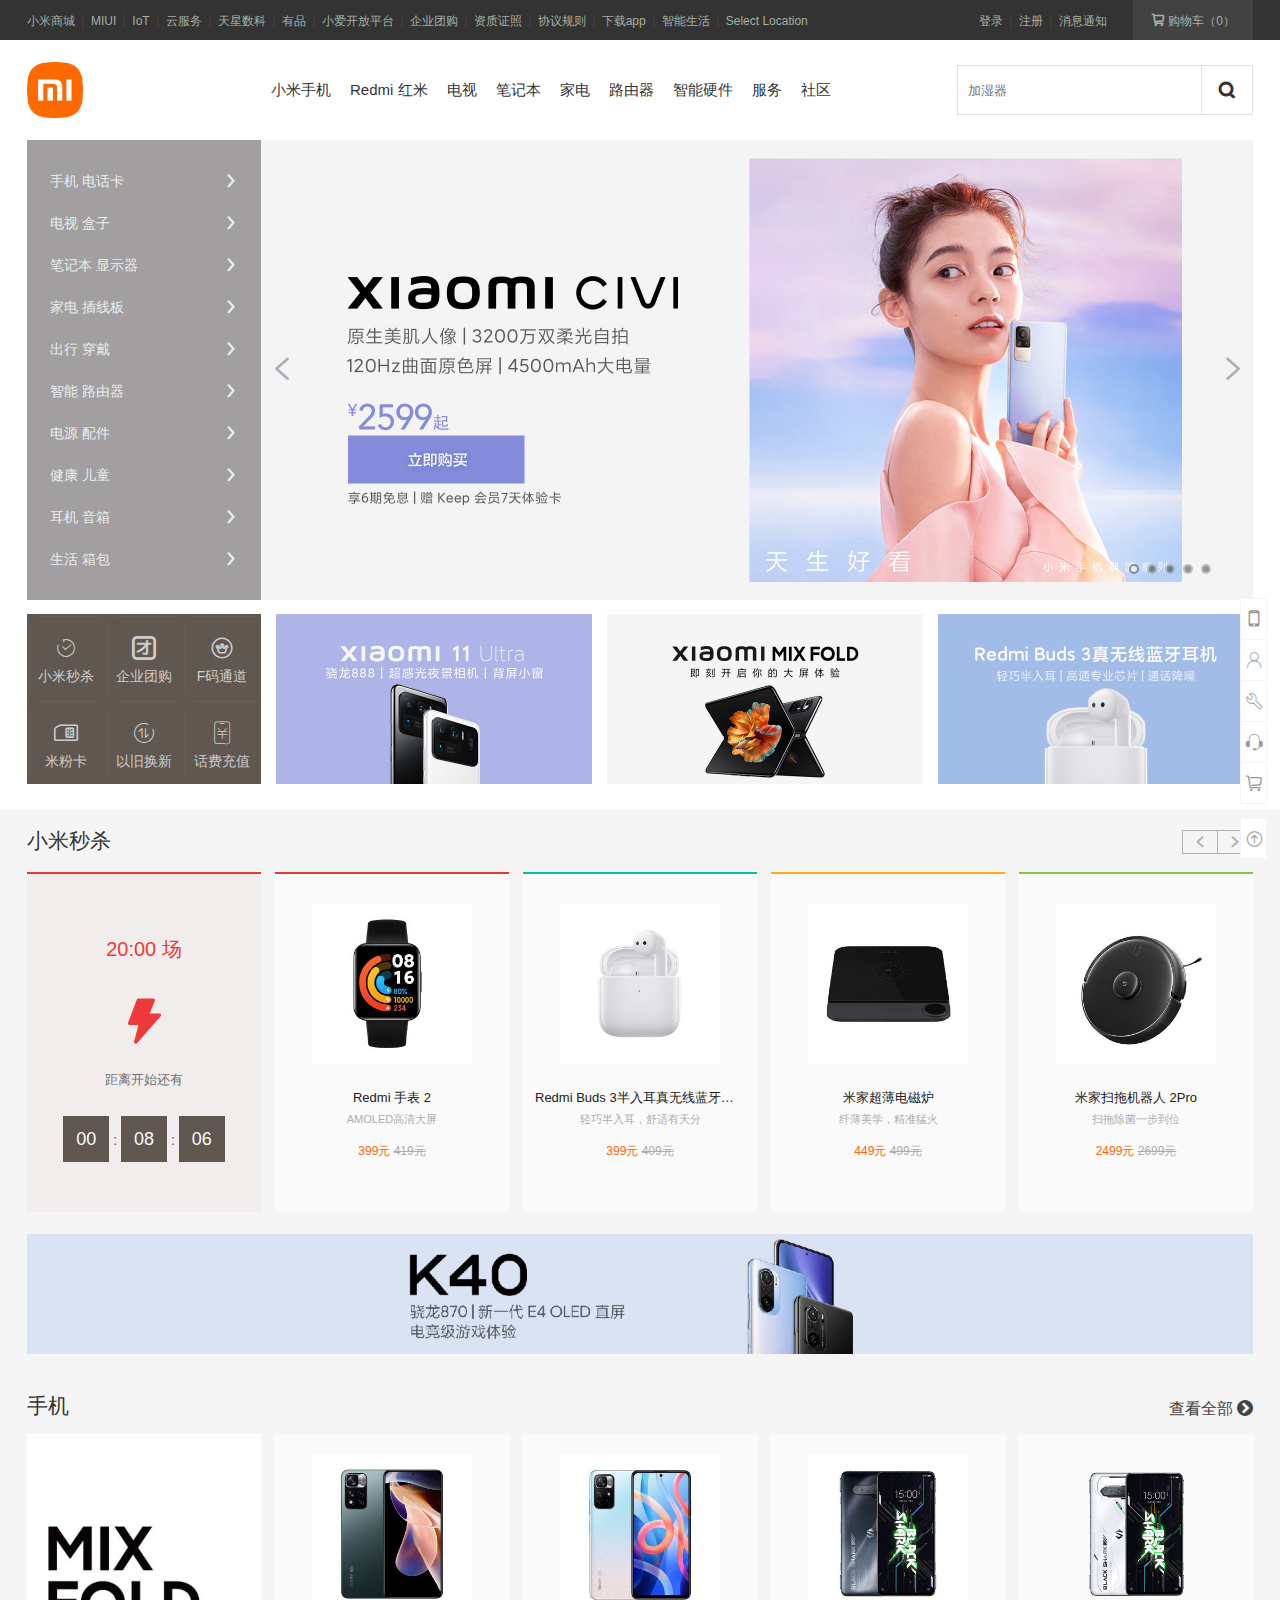
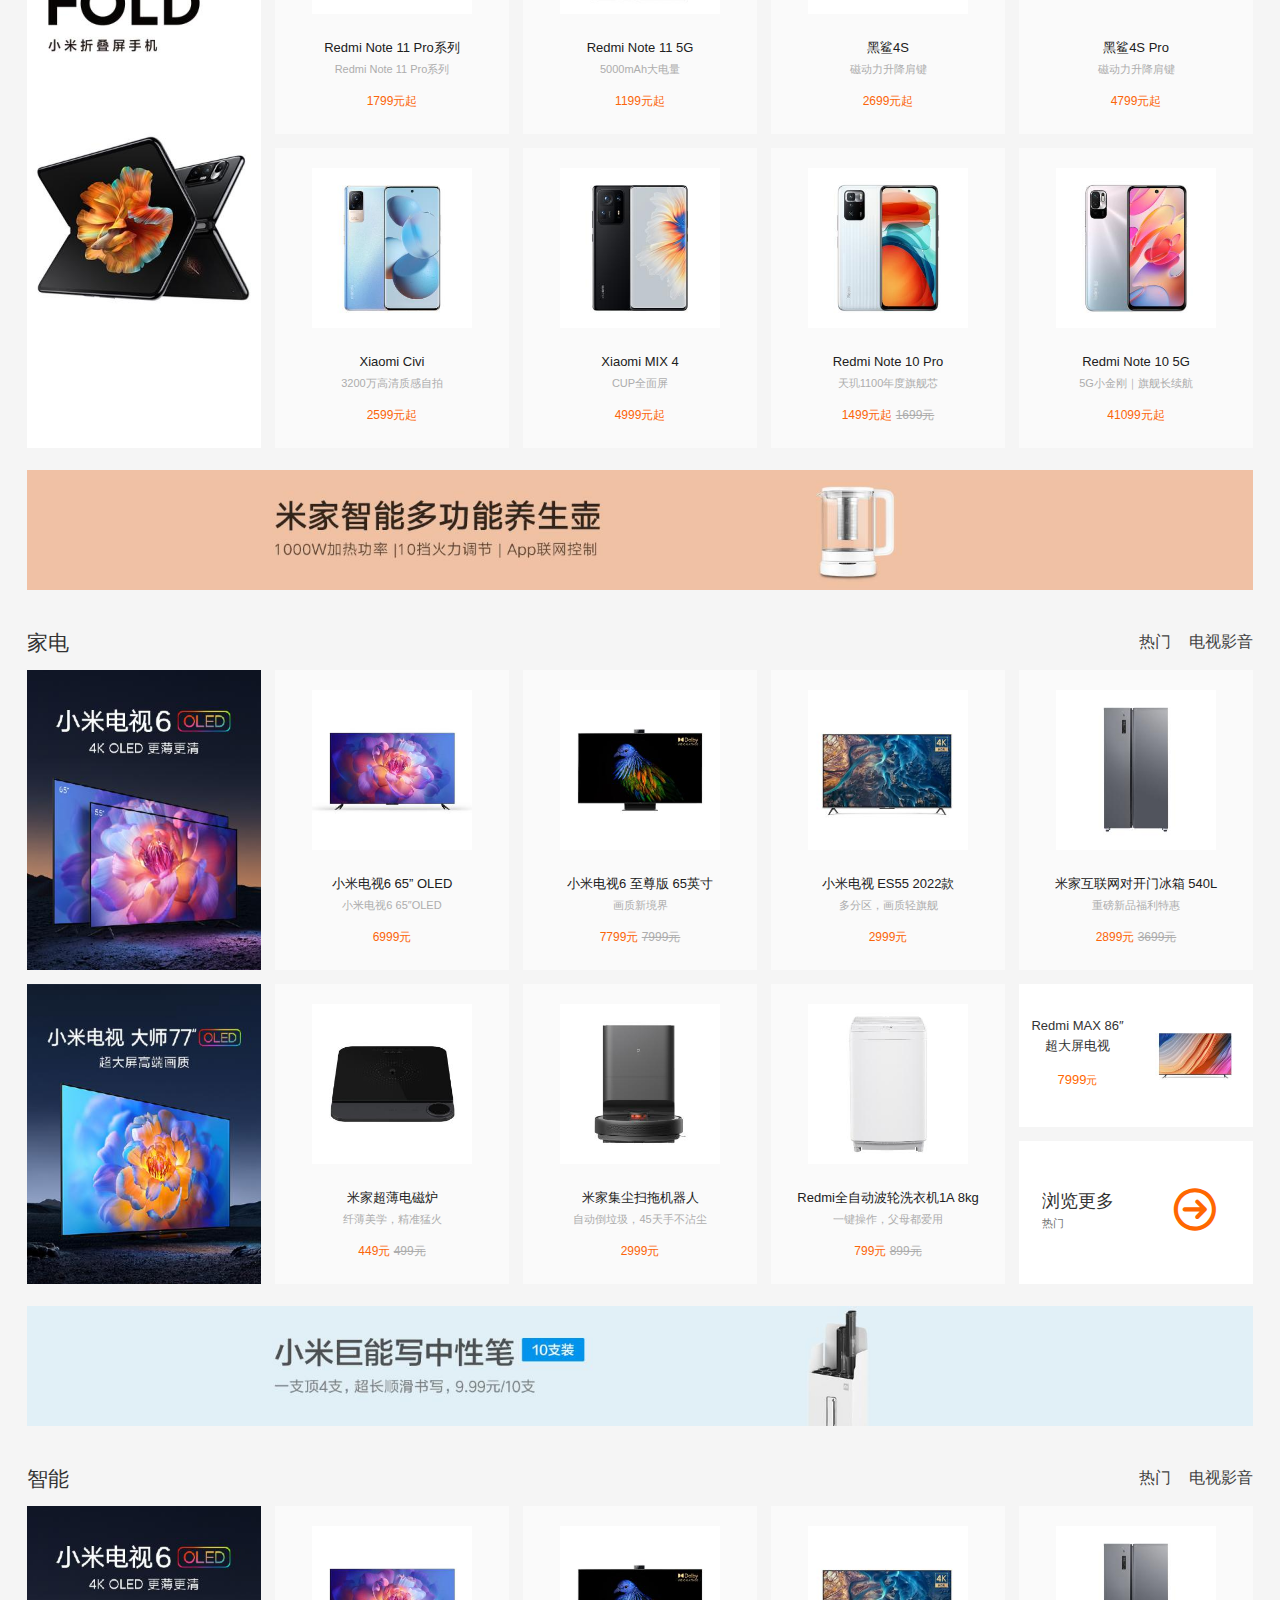
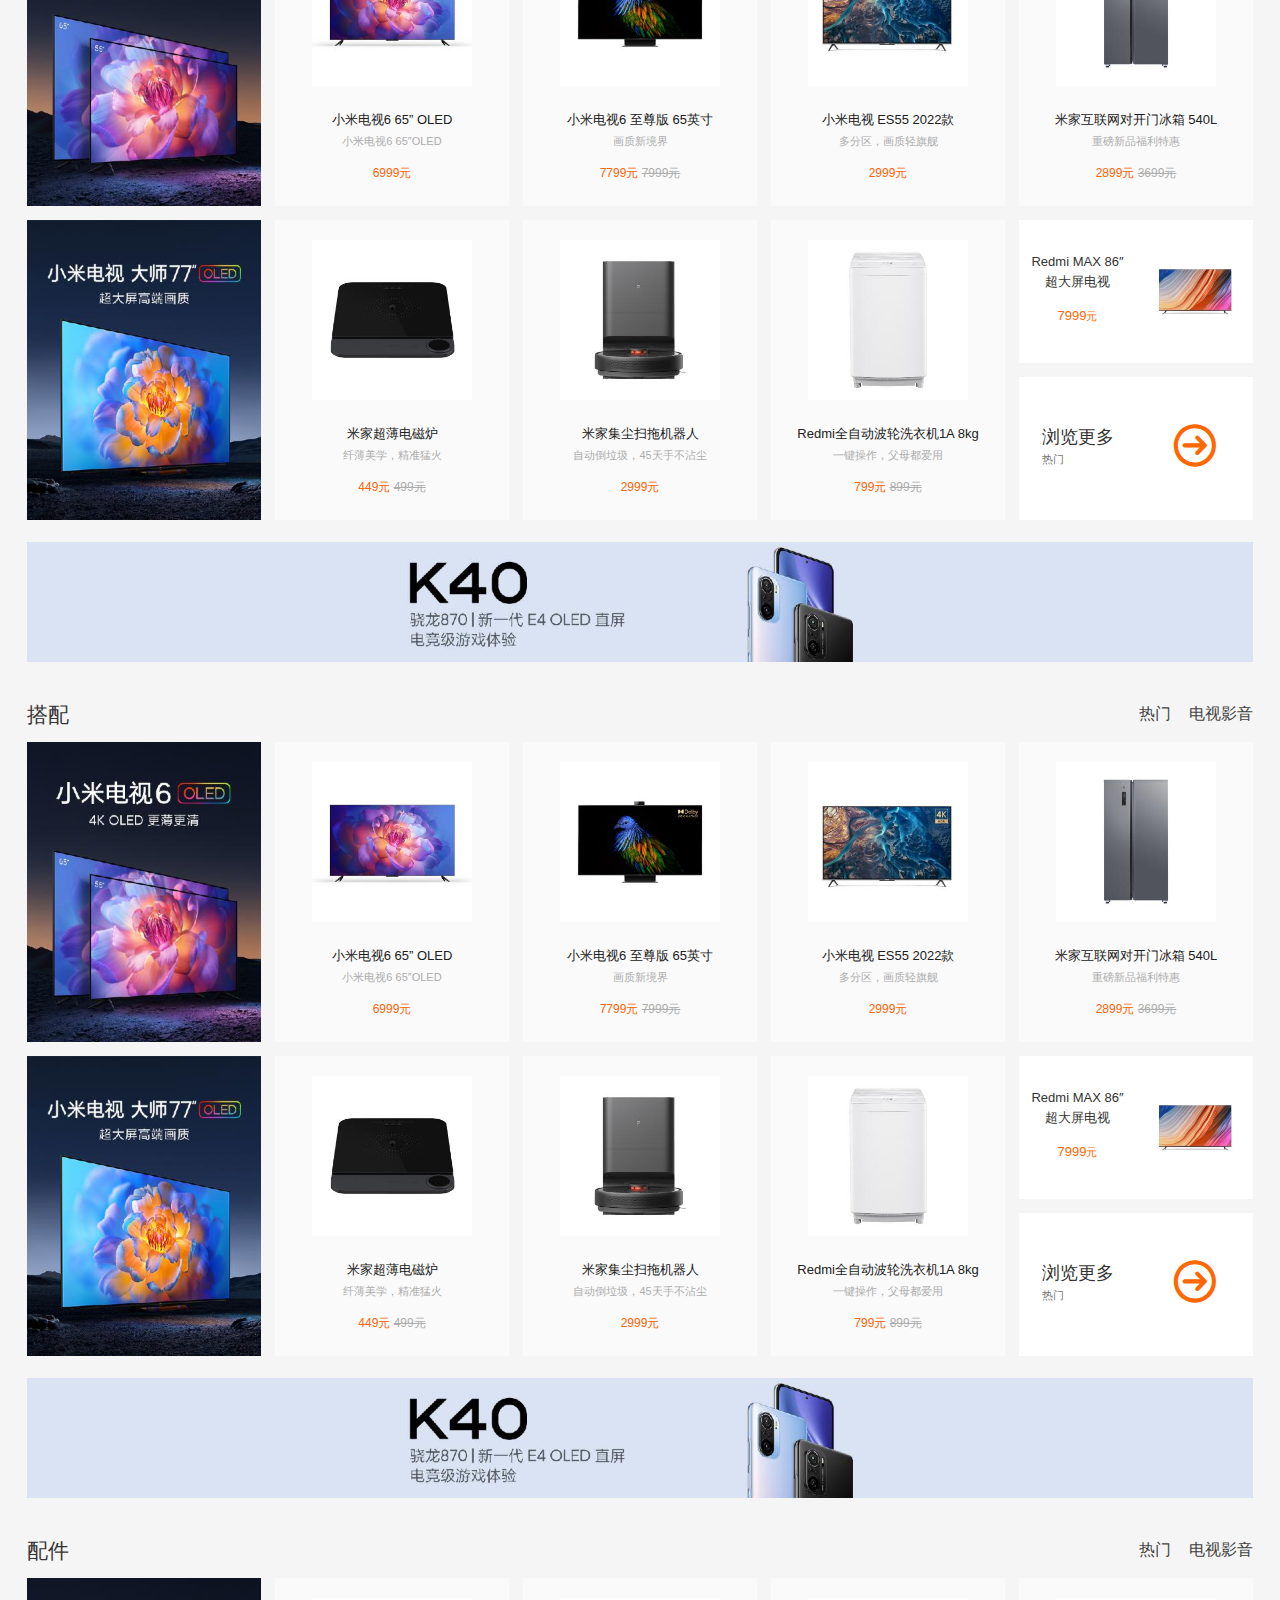
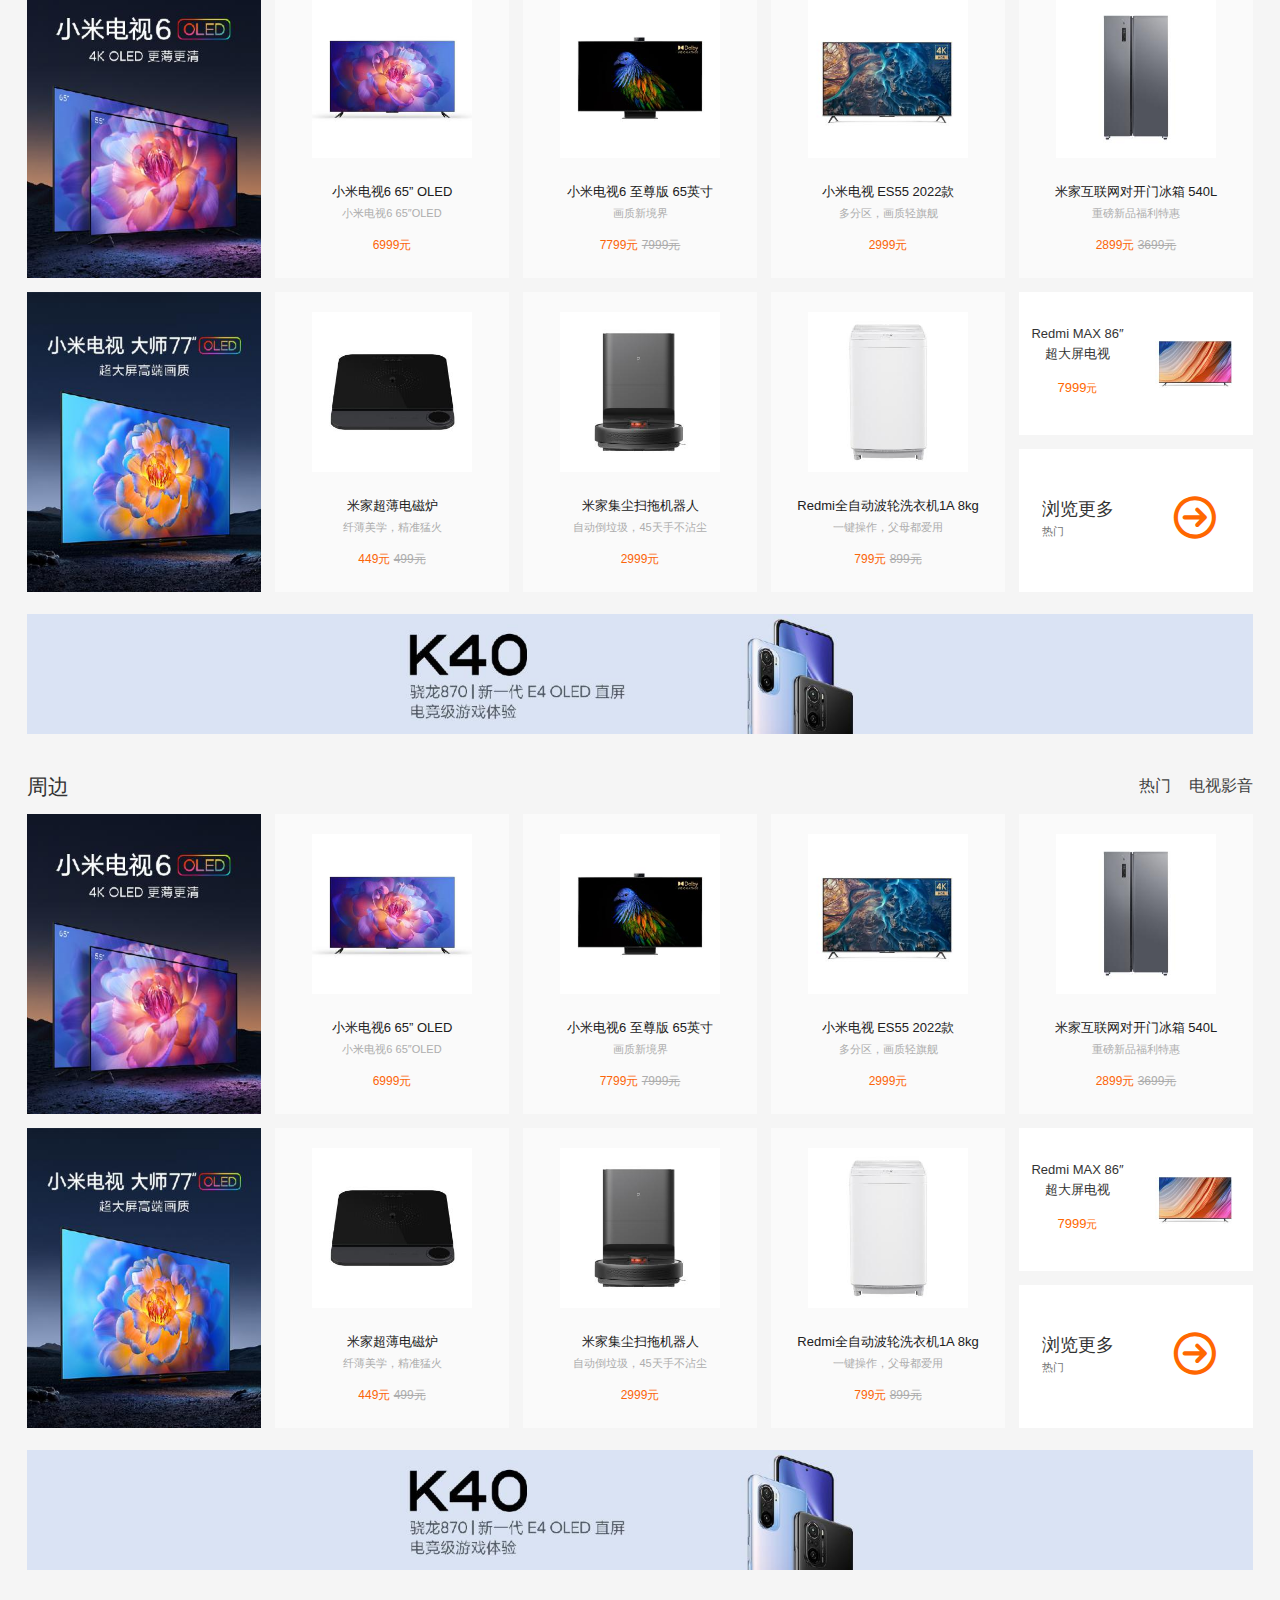
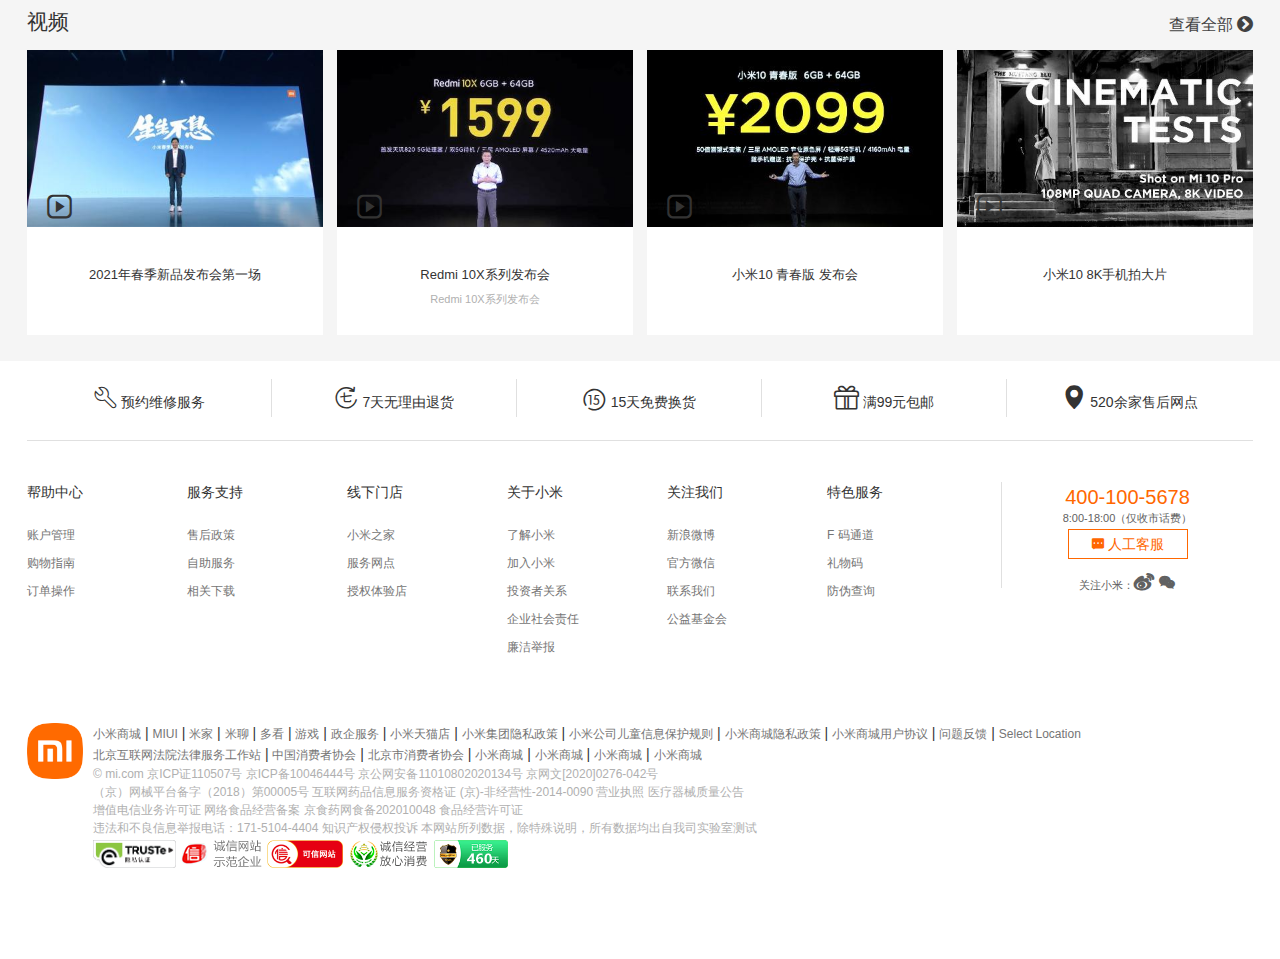
<file: index.html>
<!DOCTYPE html>
<html lang="en">

<head>
  <meta charset="UTF-8">
  <meta http-equiv="X-UA-Compatible" content="IE=edge">
  <meta name="viewport" content="width=device-width, initial-scale=1.0">
  <title>小米商城 - Xiaomi 11 Ultra、Redmi K40 Pro、MIX FOLD，小米电视官方网站</title>

  <link rel="shortcut icon" href="favicon.ico">
  <link rel="stylesheet" href="css/reset.css">
  <link rel="stylesheet" href="css/common.css">
  <link rel="stylesheet" href="css/index.css">
</head>

<body>
  <!-- 网页头部 -->
  <div class="header">
    <!-- 顶部工具栏 -->
    <div class="top-toolbar">
      <div class="container toolbar">  <!-- 版心 -->
        <div class="tool-l fl">
          <ul>
            <li><a href="#">小米商城</a></li>
            <li><a href="#">MIUI</a></li>
            <li><a href="#">IoT</a></li>
            <li><a href="#">云服务</a></li>
            <li><a href="#">天星数科</a></li>
            <li><a href="#">有品</a></li>
            <li><a href="#">小爱开放平台</a></li>
            <li><a href="#">企业团购</a></li>
            <li><a href="#">资质证照</a></li>
            <li><a href="#">协议规则</a></li>
            <li><a href="#">下载app</a></li>
            <li><a href="#">智能生活</a></li>
            <li><a href="#">Select Location</a></li>
          </ul>
        </div>
        <div class="tool-r fr">
          <ul class="tool-r1">
            <li><a href="#">登录</a></li>
            <li><a href="#">注册</a></li>
            <li><a href="#">消息通知</a></li>
          </ul>

          <div class="tool-r2">
            <a href="#"><i>&#xe606;</i> 购物车（0）</a>
          </div>
        </div>
      </div>
    </div>

    <!-- 顶部导航 -->
    <div class="container top-nav">
      <div class="logo fl">
        <img src="images/logo.png" alt="logo" width="56px">
      </div>
      <div class="nav fl">
        <ul>
          <li><a href="#">小米手机</a></li>
          <li><a href="#">Redmi 红米</a></li>
          <li><a href="#">电视</a></li>
          <li><a href="#">笔记本</a></li>
          <li><a href="#">家电</a></li>
          <li><a href="#">路由器</a></li>
          <li><a href="#">智能硬件</a></li>
          <li><a href="#">服务</a></li>
          <li><a href="#">社区</a></li>
        </ul>
      </div>
      <div class="search fr">
        <input type="text" placeholder="加湿器">
        <div><i>&#xeafe;</i></div>
      </div>
    </div>

    <!-- 轮播图 -->
    <div class="container banner">
      <img src="images/banner1.jpg" alt="" width="1226px">
      <div class="nav-l">
        <ul>
          <li><a href="#">手机 电话卡 <i>&#xe64e;</i></a></li>
          <li><a href="#">电视 盒子 <i>&#xe64e;</i></a></li>
          <li><a href="#">笔记本 显示器 <i>&#xe64e;</i></a></li>
          <li><a href="#">家电 插线板 <i>&#xe64e;</i></a></li>
          <li><a href="#">出行 穿戴 <i>&#xe64e;</i></a></li>
          <li><a href="#">智能 路由器 <i>&#xe64e;</i></a></li>
          <li><a href="#">电源 配件 <i>&#xe64e;</i></a></li>
          <li><a href="#">健康 儿童 <i>&#xe64e;</i></a></li>
          <li><a href="#">耳机 音箱 <i>&#xe64e;</i></a></li>
          <li><a href="#">生活 箱包 <i>&#xe64e;</i></a></li>
        </ul>
      </div>
      <span class="arrow-1"><i>&#xe685;</i></span>
      <span class="arrow-2"><i>&#xe687;</i></span>
      <ol>
        <li class="active"></li>
        <li></li>
        <li></li>
        <li></li>
        <li></li>
      </ol>
    </div>

    <!-- 推荐模块 -->
    <div class="container recom">
      <ul>
        <li>
          <ol>
            <li>
              <i>&#xe623;</i>
              <div>小米秒杀</div>
            </li>
            <li>
              <i>&#xe631;</i>
              <div>企业团购</div>
            </li>
            <li>
              <i>&#xe626;</i>
              <div>F码通道</div>
            </li>
            <li>
              <i>&#xe946;</i>
              <div>米粉卡</div>
            </li>
            <li>
              <i>&#xe8a8;</i>
              <div>以旧换新</div>
            </li>
            <li>
              <i>&#xe6c8;</i>
              <div>话费充值</div>
            </li>
          </ol>
        </li>
        <li>
          <img src="images/recom1.jpg" alt="" width="316px">
        </li>
        <li>
          <img src="images/recom2.jpg" alt="" width="316px">
        </li>
        <li>
          <img src="images/recom3.jpeg" alt="" width="316px">
        </li>
      </ul>
    </div>
  </div>

  <!-- 秒杀 -->
  <div class="container sec-skill show">
    <div class="title">
      <h3 class="t3">小米秒杀</h3>
      <div class="arrow">
        <i>&#xe685;</i><i>&#xe687;</i>
      </div>
    </div>

    <div class="list">
      <ul>
        <li class="special">
          <h3>20:00 场</h3>
          <i>&#xe8c5;</i>
          <p>距离开始还有</p>
          <span>00</span> : <span>08</span> : <span>06</span>
        </li>
        <li>
          <img src="images/skill1.jpg" alt="" width="160px">
          <h3>Redmi 手表 2</h3>
          <p>AMOLED高清大屏</p>
          <h4>399元 <del>419元</del></h4>
        </li>
        <li>
          <img src="images/skill2.jpg" alt="" width="160px">
          <h3>Redmi Buds 3半入耳真无线蓝牙耳机</h3>
          <p>轻巧半入耳，舒适有天分</p>
          <h4>399元 <del>409元</del></h4>
        </li>
        <li>
          <img src="images/skill3.jpg" alt="" width="160px">
          <h3>米家超薄电磁炉</h3>
          <p>纤薄美学，精准猛火</p>
          <h4>449元 <del>499元</del></h4>
        </li>
        <li>
          <img src="images/skill4.jpg" alt="" width="160px">
          <h3>米家扫拖机器人 2Pro</h3>
          <p>扫拖除菌一步到位</p>
          <h4>2499元 <del>2699元</del></h4>
        </li>
      </ul>
    </div>
  </div>

  <!-- 广告 -->
  <div class="container showIm">
    <img src="images/showIm.jpg" alt="" width="1226px">
  </div>

  <!-- 手机模块 -->
  <div class="container phone show">
    <div class="title">
      <h3 class="t3">手机</h3>
      <div class="rightbox">查看全部 <i>&#xe658;</i></div>
    </div>

    <div class="content">
      <div class="long">
        <img src="images/phone1.jpg" alt="" width="234px">
      </div>
      <div class="list">
        <ul>
          <li>
            <img src="images/phone2.jpg" alt="" width="160px">
            <h3>Redmi Note 11 Pro系列</h3>
            <p>Redmi Note 11 Pro系列</p>
            <h4>1799元起</h4>
          </li>
          <li>
            <img src="images/phone3.jpg" alt="" width="160px">
            <h3>Redmi Note 11 5G</h3>
            <p>5000mAh大电量</p>
            <h4>1199元起</h4>
          </li>
          <li>
            <img src="images/phone4.jpg" alt="" width="160px">
            <h3>黑鲨4S</h3>
            <p>磁动力升降肩键</p>
            <h4>2699元起</h4>
          </li>
          <li>
            <img src="images/phone5.png" alt="" width="160px">
            <h3>黑鲨4S Pro</h3>
            <p>磁动力升降肩键</p>
            <h4>4799元起</h4>
          </li>
          <li>
            <img src="images/phone6.jpg" alt="" width="160px">
            <h3>Xiaomi Civi</h3>
            <p>3200万高清质感自拍</p>
            <h4>2599元起</h4>
          </li>
          <li>
            <img src="images/phone7.jpg" alt="" width="160px">
            <h3>Xiaomi MIX 4</h3>
            <p>CUP全面屏</p>
            <h4>4999元起</h4>
          </li>
          <li>
            <img src="images/phone8.jpg" alt="" width="160px">
            <h3>Redmi Note 10 Pro</h3>
            <p>天玑1100年度旗舰芯</p>
            <h4>1499元起 <del>1699元</del></h4>
          </li>
          <li>
            <img src="images/phone9.jpg" alt="" width="160px">
            <h3>Redmi Note 10 5G</h3>
            <p>5G小金刚｜旗舰长续航</p>
            <h4>41099元起</h4>
          </li>
          
        </ul>
      </div>
    </div>
  </div>

  <!-- 广告 -->
  <div class="container showIm">
    <img src="images/showIm2.jpg" alt="" width="1226px">
  </div>

  <!-- 家电模块 -->
  <div class="container home-smart show">
    <div class="title">
      <h3 class="t3">家电</h3>
      <div class="tab fr">
        <span>电视影音</span>
        <span>热门</span>
      </div>
    </div>

    <div class="list">
      <ul>
        <li>
          <img src="images/elec1.jpg" alt="" width="234px">
        </li>
        <li>
          <img src="images/elec3.jpg" alt="" width="160px">
            <h3>小米电视6 65” OLED</h3>
            <p>小米电视6 65″OLED</p>
            <h4>6999元</h4>
        </li>
        <li>
          <img src="images/elec4.jpg" alt="" width="160px">
            <h3>小米电视6 至尊版 65英寸</h3>
            <p>画质新境界</p>
            <h4>7799元 <del>7999元</del></h4>
        </li>
        <li>
          <img src="images/elec5.jpg" alt="" width="160px">
            <h3>小米电视 ES55 2022款</h3>
            <p>多分区，画质轻旗舰</p>
            <h4>2999元</h4>
        </li>
        <li>
          <img src="images/elec6.jpg" alt="" width="160px">
            <h3>米家互联网对开门冰箱 540L</h3>
            <p>重磅新品福利特惠</p>
            <h4>2899元 <del>3699元</del></h4>
        </li>
        <li>
          <img src="images/elec2.jpg" alt="" width="234px">
        </li>
        <li>
          <img src="images/elec7.jpg" alt="" width="160px">
            <h3>米家超薄电磁炉</h3>
            <p>纤薄美学，精准猛火</p>
            <h4>449元 <del>499元</del></h4>
        </li>
        <li>
          <img src="images/elec8.jpg" alt="" width="160px">
            <h3>米家集尘扫拖机器人</h3>
            <p>自动倒垃圾，45天手不沾尘</p>
            <h4>2999元</h4>
        </li>
        <li>
          <img src="images/elec9.jpg" alt="" width="160px">
            <h3>Redmi全自动波轮洗衣机1A 8kg</h3>
            <p>一键操作，父母都爱用</p>
            <h4>799元 <del>899元</del></h4>
        </li>

        <li>
          <div class="top">
            <span>
              <h5>Redmi MAX 86″ 超大屏电视</h5>
              <h6><strong>7999</strong>元</h6>
            </span>
            <span>
              <img src="images/home1.jpg" alt="" width="80px">
            </span>
          </div>

          <div class="bottom">
            <span>
              <h5>浏览更多</h5>
              <h6>热门</h6>
            </span>
            <span>
              <i>&#xe604;</i>
            </span>
          </div>
        </li>
      </ul>
    </div>
  </div>

  <!-- 广告 -->
  <div class="container showIm">
    <img src="images/showIm3.jpg" alt="" width="1226px">
  </div>

  <!-- 智能 -->
  <div class="container home-smart show">
    <div class="title">
      <h3 class="t3">智能</h3>
      <div class="tab fr">
        <span>电视影音</span>
        <span>热门</span>
      </div>
    </div>

    <div class="list">
      <ul>
        <li>
          <img src="images/elec1.jpg" alt="" width="234px">
        </li>
        <li>
          <img src="images/elec3.jpg" alt="" width="160px">
            <h3>小米电视6 65” OLED</h3>
            <p>小米电视6 65″OLED</p>
            <h4>6999元</h4>
        </li>
        <li>
          <img src="images/elec4.jpg" alt="" width="160px">
            <h3>小米电视6 至尊版 65英寸</h3>
            <p>画质新境界</p>
            <h4>7799元 <del>7999元</del></h4>
        </li>
        <li>
          <img src="images/elec5.jpg" alt="" width="160px">
            <h3>小米电视 ES55 2022款</h3>
            <p>多分区，画质轻旗舰</p>
            <h4>2999元</h4>
        </li>
        <li>
          <img src="images/elec6.jpg" alt="" width="160px">
            <h3>米家互联网对开门冰箱 540L</h3>
            <p>重磅新品福利特惠</p>
            <h4>2899元 <del>3699元</del></h4>
        </li>
        <li>
          <img src="images/elec2.jpg" alt="" width="234px">
        </li>
        <li>
          <img src="images/elec7.jpg" alt="" width="160px">
            <h3>米家超薄电磁炉</h3>
            <p>纤薄美学，精准猛火</p>
            <h4>449元 <del>499元</del></h4>
        </li>
        <li>
          <img src="images/elec8.jpg" alt="" width="160px">
            <h3>米家集尘扫拖机器人</h3>
            <p>自动倒垃圾，45天手不沾尘</p>
            <h4>2999元</h4>
        </li>
        <li>
          <img src="images/elec9.jpg" alt="" width="160px">
            <h3>Redmi全自动波轮洗衣机1A 8kg</h3>
            <p>一键操作，父母都爱用</p>
            <h4>799元 <del>899元</del></h4>
        </li>

        <li>
          <div class="top">
            <span>
              <h5>Redmi MAX 86″ 超大屏电视</h5>
              <h6><strong>7999</strong>元</h6>
            </span>
            <span>
              <img src="images/home1.jpg" alt="" width="80px">
            </span>
          </div>

          <div class="bottom">
            <span>
              <h5>浏览更多</h5>
              <h6>热门</h6>
            </span>
            <span>
              <i>&#xe604;</i>
            </span>
          </div>
        </li>
      </ul>
    </div>
  </div>

  <!-- 广告 -->
  <div class="container showIm">
    <img src="images/showIm.jpg" alt="" width="1226px">
  </div>

  <!-- 搭配 -->
  <div class="container home-smart show">
    <div class="title">
      <h3 class="t3">搭配</h3>
      <div class="tab fr">
        <span>电视影音</span>
        <span>热门</span>
      </div>
    </div>

    <div class="list">
      <ul>
        <li>
          <img src="images/elec1.jpg" alt="" width="234px">
        </li>
        <li>
          <img src="images/elec3.jpg" alt="" width="160px">
            <h3>小米电视6 65” OLED</h3>
            <p>小米电视6 65″OLED</p>
            <h4>6999元</h4>
        </li>
        <li>
          <img src="images/elec4.jpg" alt="" width="160px">
            <h3>小米电视6 至尊版 65英寸</h3>
            <p>画质新境界</p>
            <h4>7799元 <del>7999元</del></h4>
        </li>
        <li>
          <img src="images/elec5.jpg" alt="" width="160px">
            <h3>小米电视 ES55 2022款</h3>
            <p>多分区，画质轻旗舰</p>
            <h4>2999元</h4>
        </li>
        <li>
          <img src="images/elec6.jpg" alt="" width="160px">
            <h3>米家互联网对开门冰箱 540L</h3>
            <p>重磅新品福利特惠</p>
            <h4>2899元 <del>3699元</del></h4>
        </li>
        <li>
          <img src="images/elec2.jpg" alt="" width="234px">
        </li>
        <li>
          <img src="images/elec7.jpg" alt="" width="160px">
            <h3>米家超薄电磁炉</h3>
            <p>纤薄美学，精准猛火</p>
            <h4>449元 <del>499元</del></h4>
        </li>
        <li>
          <img src="images/elec8.jpg" alt="" width="160px">
            <h3>米家集尘扫拖机器人</h3>
            <p>自动倒垃圾，45天手不沾尘</p>
            <h4>2999元</h4>
        </li>
        <li>
          <img src="images/elec9.jpg" alt="" width="160px">
            <h3>Redmi全自动波轮洗衣机1A 8kg</h3>
            <p>一键操作，父母都爱用</p>
            <h4>799元 <del>899元</del></h4>
        </li>

        <li>
          <div class="top">
            <span>
              <h5>Redmi MAX 86″ 超大屏电视</h5>
              <h6><strong>7999</strong>元</h6>
            </span>
            <span>
              <img src="images/home1.jpg" alt="" width="80px">
            </span>
          </div>

          <div class="bottom">
            <span>
              <h5>浏览更多</h5>
              <h6>热门</h6>
            </span>
            <span>
              <i>&#xe604;</i>
            </span>
          </div>
        </li>
      </ul>
    </div>
  </div>

  <!-- 广告 -->
  <div class="container showIm">
    <img src="images/showIm.jpg" alt="" width="1226px">
  </div>

  <!-- 配件 -->
  <div class="container home-smart show">
    <div class="title">
      <h3 class="t3">配件</h3>
      <div class="tab fr">
        <span>电视影音</span>
        <span>热门</span>
      </div>
    </div>

    <div class="list">
      <ul>
        <li>
          <img src="images/elec1.jpg" alt="" width="234px">
        </li>
        <li>
          <img src="images/elec3.jpg" alt="" width="160px">
            <h3>小米电视6 65” OLED</h3>
            <p>小米电视6 65″OLED</p>
            <h4>6999元</h4>
        </li>
        <li>
          <img src="images/elec4.jpg" alt="" width="160px">
            <h3>小米电视6 至尊版 65英寸</h3>
            <p>画质新境界</p>
            <h4>7799元 <del>7999元</del></h4>
        </li>
        <li>
          <img src="images/elec5.jpg" alt="" width="160px">
            <h3>小米电视 ES55 2022款</h3>
            <p>多分区，画质轻旗舰</p>
            <h4>2999元</h4>
        </li>
        <li>
          <img src="images/elec6.jpg" alt="" width="160px">
            <h3>米家互联网对开门冰箱 540L</h3>
            <p>重磅新品福利特惠</p>
            <h4>2899元 <del>3699元</del></h4>
        </li>
        <li>
          <img src="images/elec2.jpg" alt="" width="234px">
        </li>
        <li>
          <img src="images/elec7.jpg" alt="" width="160px">
            <h3>米家超薄电磁炉</h3>
            <p>纤薄美学，精准猛火</p>
            <h4>449元 <del>499元</del></h4>
        </li>
        <li>
          <img src="images/elec8.jpg" alt="" width="160px">
            <h3>米家集尘扫拖机器人</h3>
            <p>自动倒垃圾，45天手不沾尘</p>
            <h4>2999元</h4>
        </li>
        <li>
          <img src="images/elec9.jpg" alt="" width="160px">
            <h3>Redmi全自动波轮洗衣机1A 8kg</h3>
            <p>一键操作，父母都爱用</p>
            <h4>799元 <del>899元</del></h4>
        </li>

        <li>
          <div class="top">
            <span>
              <h5>Redmi MAX 86″ 超大屏电视</h5>
              <h6><strong>7999</strong>元</h6>
            </span>
            <span>
              <img src="images/home1.jpg" alt="" width="80px">
            </span>
          </div>

          <div class="bottom">
            <span>
              <h5>浏览更多</h5>
              <h6>热门</h6>
            </span>
            <span>
              <i>&#xe604;</i>
            </span>
          </div>
        </li>
      </ul>
    </div>
  </div>

  <!-- 广告 -->
  <div class="container showIm">
    <img src="images/showIm.jpg" alt="" width="1226px">
  </div>

  <!-- 周边 -->
  <div class="container home-smart show">
    <div class="title">
      <h3 class="t3">周边</h3>
      <div class="tab fr">
        <span>电视影音</span>
        <span>热门</span>
      </div>
    </div>

    <div class="list">
      <ul>
        <li>
          <img src="images/elec1.jpg" alt="" width="234px">
        </li>
        <li>
          <img src="images/elec3.jpg" alt="" width="160px">
            <h3>小米电视6 65” OLED</h3>
            <p>小米电视6 65″OLED</p>
            <h4>6999元</h4>
        </li>
        <li>
          <img src="images/elec4.jpg" alt="" width="160px">
            <h3>小米电视6 至尊版 65英寸</h3>
            <p>画质新境界</p>
            <h4>7799元 <del>7999元</del></h4>
        </li>
        <li>
          <img src="images/elec5.jpg" alt="" width="160px">
            <h3>小米电视 ES55 2022款</h3>
            <p>多分区，画质轻旗舰</p>
            <h4>2999元</h4>
        </li>
        <li>
          <img src="images/elec6.jpg" alt="" width="160px">
            <h3>米家互联网对开门冰箱 540L</h3>
            <p>重磅新品福利特惠</p>
            <h4>2899元 <del>3699元</del></h4>
        </li>
        <li>
          <img src="images/elec2.jpg" alt="" width="234px">
        </li>
        <li>
          <img src="images/elec7.jpg" alt="" width="160px">
            <h3>米家超薄电磁炉</h3>
            <p>纤薄美学，精准猛火</p>
            <h4>449元 <del>499元</del></h4>
        </li>
        <li>
          <img src="images/elec8.jpg" alt="" width="160px">
            <h3>米家集尘扫拖机器人</h3>
            <p>自动倒垃圾，45天手不沾尘</p>
            <h4>2999元</h4>
        </li>
        <li>
          <img src="images/elec9.jpg" alt="" width="160px">
            <h3>Redmi全自动波轮洗衣机1A 8kg</h3>
            <p>一键操作，父母都爱用</p>
            <h4>799元 <del>899元</del></h4>
        </li>

        <li>
          <div class="top">
            <span>
              <h5>Redmi MAX 86″ 超大屏电视</h5>
              <h6><strong>7999</strong>元</h6>
            </span>
            <span>
              <img src="images/home1.jpg" alt="" width="80px">
            </span>
          </div>

          <div class="bottom">
            <span>
              <h5>浏览更多</h5>
              <h6>热门</h6>
            </span>
            <span>
              <i>&#xe604;</i>
            </span>
          </div>
        </li>
      </ul>
    </div>
  </div>

  <!-- 广告 -->
  <div class="container showIm">
    <img src="images/showIm.jpg" alt="" width="1226px">
  </div>

  <!-- 视频 -->
  <div class="container video">
    <div class="title">
      <h3 class="t3">视频</h3>
      <div class="rightbox">查看全部 <i>&#xe658;</i></div>
    </div>
    <div class="content">
      <ul>
        <li>
          <img src="images/v1.jpg" alt="" width="296px">
          <h3>2021年春季新品发布会第一场</h3>
          <p></p>
          <i>&#xe637;</i>
        </li>
        <li>
          <img src="images/v2.jpg" alt="" width="296px">
          <h3>Redmi 10X系列发布会</h3>
          <p>Redmi 10X系列发布会</p>
          <i>&#xe637;</i>
        </li>
        <li>
          <img src="images/v3.jpg" alt="" width="296px">
          <h3>小米10 青春版 发布会</h3>
          <p></p>
          <i>&#xe637;</i>
        </li>
        <li>
          <img src="images/v4.jpg" alt="" width="296px">
          <h3>小米10 8K手机拍大片</h3>
          <p></p>
          <i>&#xe637;</i>
        </li>
      </ul>
    </div>
  </div>

  <!-- 网页底部 -->
  <div class="footer">
    <div class="footer-t">
      <div class="container content-t">
        <ul>
          <li><h3><i>&#xe659;</i> 预约维修服务</h3></li>
          <li><h3><i>&#xe63d;</i> 7天无理由退货</h3></li>
          <li><h3><i>&#xe607;</i> 15天免费换货</h3></li>
          <li><h3><i>&#xe8b5;</i> 满99元包邮</h3></li>
          <li><h3><i>&#xe600;</i> 520余家售后网点</h3></li>
        </ul>
      </div>
      <div class="container content-b">
        <div class="help fl">
          <dl>
            <dt>帮助中心</dt>
            <dd><a href="#">账户管理</a></dd>
            <dd><a href="#">购物指南</a></dd>
            <dd><a href="#">订单操作</a></dd>
          </dl>

          <dl>
            <dt>服务支持</dt>
            <dd><a href="#">售后政策</a></dd>
            <dd><a href="#">自助服务</a></dd>
            <dd><a href="#">相关下载</a></dd>
          </dl>

          <dl>
            <dt>线下门店</dt>
            <dd><a href="#">小米之家</a></dd>
            <dd><a href="#">服务网点</a></dd>
            <dd><a href="#">授权体验店</a></dd>
          </dl>

          <dl>
            <dt>关于小米</dt>
            <dd><a href="#">了解小米</a></dd>
            <dd><a href="#">加入小米</a></dd>
            <dd><a href="#">投资者关系</a></dd>
            <dd><a href="#">企业社会责任</a></dd>
            <dd><a href="#">廉洁举报</a></dd>
          </dl>

          <dl>
            <dt>关注我们</dt>
            <dd><a href="#">新浪微博</a></dd>
            <dd><a href="#">官方微信</a></dd>
            <dd><a href="#">联系我们</a></dd>
            <dd><a href="#">公益基金会</a></dd>
          </dl>

          <dl>
            <dt>特色服务</dt>
            <dd><a href="#">F 码通道</a></dd>
            <dd><a href="#">礼物码</a></dd>
            <dd><a href="#">防伪查询</a></dd>
          </dl>
      </div>

        <div class="contact fr">
          <h3>400-100-5678</h3>
          <p>8:00-18:00（仅收市话费）</p>
          <span><i>&#xe67a;</i> 人工客服</span>
          <p>关注小米：<i>&#xe601;</i> <i>&#xe603;</i></p>
        </div>
      </div>
    </div>

    <div class="container footer-b">
      <div class="linkbox">
        <a href="#">小米商城</a> |
        <a href="#">MIUI</a> |
        <a href="#">米家</a> |
        <a href="#">米聊</a> |
        <a href="#">多看</a> |
        <a href="#">游戏</a> |
        <a href="#">政企服务</a> |
        <a href="#">小米天猫店</a> |
        <a href="#">小米集团隐私政策</a> |
        <a href="#">小米公司儿童信息保护规则</a> |
        <a href="#">小米商城隐私政策</a> |
        <a href="#">小米商城用户协议</a> |
        <a href="#">问题反馈</a> |
        <a href="#">Select Location</a> <br>
        <a href="#">北京互联网法院法律服务工作站</a> |
        <a href="#">中国消费者协会</a> |
        <a href="#">北京市消费者协会</a> |
        <a href="#">小米商城</a> |
        <a href="#">小米商城</a> |
        <a href="#">小米商城</a> |
        <a href="#">小米商城</a> 
      </div>

      <p>
        © mi.com 京ICP证110507号 京ICP备10046444号 京公网安备11010802020134号 京网文[2020]0276-042号 <br>
        （京）网械平台备字（2018）第00005号 互联网药品信息服务资格证 (京)-非经营性-2014-0090 营业执照 医疗器械质量公告 <br>
        增值电信业务许可证 网络食品经营备案 京食药网食备202010048 食品经营许可证 <br>
        违法和不良信息举报电话：171-5104-4404 知识产权侵权投诉 本网站所列数据，除特殊说明，所有数据均出自我司实验室测试
      </p>

      <div class="showImg">
        <ul>
          <li><a href="#"><img src="images/e1.png" alt="" height="28px"></a></li>
          <li><a href="#"><img src="images/e2.png" alt="" height="28px"></a></li>
          <li><a href="#"><img src="images/e3.png" alt="" height="28px"></a></li>
          <li><a href="#"><img src="images/e4.png" alt="" height="28px"></a></li>
          <li><a href="#"><img src="images/e5.png" alt="" height="28px"></a></li>
        </ul>
      </div>

      <img src="images/logo.png" alt="" width="56px">
    </div>
  </div>

  <!-- 固定菜单 -->
  <div class="fix-menu">
    <div class="item"><i>&#xe602;</i></div>
    <div class="item"><i>&#xe622;</i></div>
    <div class="item"><i>&#xe659;</i></div>
    <div class="item"><i>&#xea0e;</i></div>
    <div class="item"><i>&#xe606;</i></div>
    <div class="top"><i>&#xe604;</i></div>
  </div>
</body>

</html>
</file>
<file: css/common.css>
* {
  box-sizing: border-box;
}

body {
  font: 14px/1.5 Helvetica Neue, Helvetica, Arial, Microsoft Yahei, Hiragino Sans GB, Heiti SC, WenQuanYi Micro Hei, sans-serif;
  color: #333;
  background: #F5F5F5;
  min-width: 1226px;
}

@font-face {
  font-family: "iconfont";
  src: url('../font/iconfont.woff2?t=1637642842000') format('woff2'),
       url('../font/iconfont.woff?t=1637642842000') format('woff'),
       url('../font/iconfont.ttf?t=1637642842000') format('truetype');
}

i {
  font-style: normal;
  font-family: "iconfont";
}

.clearfix:before, .clearfix:after {
  content: "";
  display: table; 
}

.clearfix:after {
  clear: both;
}

.clearfix {
  *zoom: 1;
}

.container {
  width: 1226px;
  margin-left: auto;
  margin-right: auto;
  /* background: red; */
}

.fl {
  float: left;
}

.fr {
  float: right;
}

/* 所有标题 */
.container .t3 {
  font-size: 21px;
  color: #333333;
  position: absolute;
  left: 0;
  bottom: 16px;
}

/* 所有rightbox */
.container .rightbox {
  position: absolute;
  right: 0;
  bottom: 13px;
  /* background: darkmagenta; */
  color: #424242;
  font-size: 16px;
  cursor: pointer;
}

.container .rightbox:hover {
  color: #FF6700;
}

/* 所有tab */
.container .title .tab {
  width: 126px;
  height: 24px;
  /* background: mediumvioletred; */
  font-size: 16px;
  color: #424242;
}

.container .title .tab span {
  float: right;
  margin-left: 18px;
  /* transition: all .3s; */
}

.container .title .tab span:nth-child(2) {
  margin-left: 0;
}

.container .title .tab span:hover {
  cursor: pointer;
  color: #FF6700;
  border-bottom: 2px solid #FF6700;
}

input {
  border: none;
  outline: none;
}

/* 商品展示部分 */
.show .list li {
  background: #FAFAFA;
  text-align: center;
  padding-top: 20px;
  cursor: pointer;
}

.show .list li img {
  margin: 0 auto 18px;
}

.show .list li h3 {
  height: 23px;
  font-size: 13px;
  color: #202020;
  width: 210px;
  white-space: nowrap;
  overflow: hidden;
  text-overflow: ellipsis;
  margin: 0 auto;
}

.show .list li p {
  height: 31px;
  font-size: 11px;
  color: #ADADAD;
}

.show .list li h4 {
  color: #FA6509;
  font-size: 12px;
}

.show .list li del {
  color: #ADADAD;
}

img {
  cursor: pointer;
}

a {
  text-decoration: none;
}
</file>
<file: css/index.css>
/* 网页头部 */
.header {
  width: 100%;
  height: 810px;
  background: #FFFFFF;
}

.top-toolbar {
  width: 100%;
  height: 40px;
  background: #333333;
}

.top-toolbar .toolbar {
  height: 100%;
}

.top-toolbar .tool-l a:hover, .top-toolbar .tool-r1 a:hover {
  color: #FFFFFF;
}

.top-toolbar .tool-l {
  width: 795px;
  height: 100%;
  /* background: green; */
}

.top-toolbar .tool-l ul {
  height: 100%;
}

.top-toolbar .tool-l li {
  float: left;
  height: 100%;
  line-height: 40px;
}

.top-toolbar .tool-l a {
  padding: 0 7px;
  border-right: 2px solid #3E3934;
  font-size: 12px;
  color: #A4B0A4;
}

.top-toolbar .tool-l li:nth-child(1) a {
  padding-left: 0;
}

.top-toolbar .tool-l li:nth-child(13) a {
  padding-right: 0;
  border-right: none;
}

.top-toolbar .tool-r {
  width: 274px;
  height: 100%;
  /* background: blue; */
}

.top-toolbar .tool-r1 {
  width: 154px;
  height: 100%;
  /* background: aqua; */
  float: left;
}

.top-toolbar .tool-r1 li {
  float: left;
  height: 100%;
  line-height: 40px;
}

.top-toolbar .tool-r1 a {
  padding: 0 7px;
  border-right: 2px solid #3E3934;
  font-size: 12px;
  color: #A4B0A4;
}

.top-toolbar .tool-r1 li:nth-child(1) a {
  padding-left: 0;
}

.top-toolbar .tool-r1 li:nth-child(3) a {
  padding-right: 0;
  border-right: none;
}

.top-toolbar .tool-r2 {
  width: 120px;
  height: 100%;
  float: right;
  background: #424242;
  line-height: 40px;
  text-align: center;
}

.tool-r2 a {
  font-size: 12px;
  color: #A4B0A4;
}

.top-toolbar .tool-r2:hover  {
  cursor: pointer;
  background: white;
}

.top-toolbar .tool-r2:hover a {
  color: #FF6700;
}

.top-toolbar .tool-r2 i {
  font-size: 14px;
  font-weight: bold;
}
/* 网页头部 */

/* 顶部导航 */
.top-nav {
  height: 100px;
  /* background: red; */
}

.top-nav .logo {
  width: 56px;
  height: 56px;
  /* background: aqua; */
  margin-top: 22px;
  cursor: pointer;
}

.top-nav .nav {
  width: 595px;
  height: 100%;
  /* background: bisque; */
  margin-left: 188px;
}

.top-nav .nav li {
  float: left;
}

.top-nav .nav a {
  display: inline-block;
  padding: 39px 19px 43px 0px;
  font-size: 15px;
  color: #333;
}

.top-nav .nav a:hover {
  color: #FF6700;
}

.top-nav .nav li:nth-child(9) a {
  padding-right: 0;
}

.top-nav .search {
  width: 296px;
  height: 50px;
  border: 1px solid #E0E0E0;
  /* background: blue; */
  margin-top: 25px;
}

.top-nav .search input {
  width: 243px;
  height: 48px;
  padding: 0 10px;
}

.top-nav .search div {
  float: right;
  width: 51px;
  height: 100%;
  border-left: 1px solid #E0E0E0;
  text-align: center;
  line-height: 48px;
  cursor: pointer;
}

.top-nav .search div:hover {
  background: #FF6700;
  color: white;
}

.top-nav .search i {
  font-weight: bold;
  font-size: 24px;
}
/* 顶部导航 */

/* 轮播图 */
.banner {
  height: 460px;
  position: relative;
}

.banner img {
  cursor: pointer;
}

.banner .nav-l {
  width: 234px;
  height: 100%;
  background: rgba(105,101,101,.6);
  position: absolute;
  left: 0;
  top: 0;
  padding-top: 20px;
}

.banner .nav-l a {
  display: inline-block;
  width: 100%;
  height: 42px;
  line-height: 42px;
  padding: 0 23px;
  color: #EBEDEF;
}

.banner .nav-l a:hover {
  background: #FF6700;
}

.banner .nav-l i {
  float: right;
  font-weight: bold;
  color: #EBEDEF;
}

.banner span {
  width: 41px;
  height: 69px;
  background: black;
  position: absolute;
  left: 234px;
  top: 50%;
  margin-top: -35px;
  text-align: center;
  line-height: 69px;
  color: #A8B1BB;
  font-size: 30px;
  cursor: pointer;
}

.banner span:hover {
  background: #7a7a7a;
  color: white;
}

.banner .arrow-1 {
  background: rgba(0,0,0,0);
  border-top-right-radius: 3px;
  border-bottom-right-radius: 3px;
}

.banner .arrow-2 {
  left: auto;  /*先清除才能设置*/
  right: 0;
  background: rgba(0,0,0,0);
  border-top-left-radius: 3px;
  border-bottom-left-radius: 3px;
}

.banner ol {
  /* width: 200px;
  height: 50px; */
  /* background: cadetblue; */
  position: absolute;
  right: 34px;
  bottom: 26px;
}

.banner ol li {
  float: left;
  width: 10px;
  height: 10px;
  border-radius: 50%;
  border: 2px solid black;
  border-color: hsla(0,0%,100%,.4);
  background: rgba(0,0,0,.4);
  cursor: pointer;
  margin-right: 8px;
}

.banner .active {
  border-color: rgba(0,0,0,.4);
  background: hsla(0,0%,100%,.4);
}
/* 轮播图 */

/* 推荐模块 */
.recom {
  height: 170px;
  /* background: chartreuse; */
  margin-top: 14px;
}

.recom ul {
  height: 100%;
}

.recom ul > li {
  width: 316px;
  height: 100%;
  /* background: chocolate; */
  float: left;
  margin-right: 15px;
}

.recom ul > li:nth-child(1) {
  width: 234px;
  background: #5F5750;
}

.recom ul > li:nth-child(4) {
  margin-right: -1px;
}

.recom ol li {
  width: 78px;
  height: 85px;
  /* background: red; */
  float: left;
  text-align: center;
  color: #CECCCA;
  padding-top: 16px;
  position: relative;
  cursor: pointer;
}

.recom ol li:hover {
  color: white;
}

.recom ol i {
  font-size: 24px;
}

.recom ol li::before {
  content: "";
  width: 64px;
  height: 1px;
  background: #665E57;
  position: absolute;
  left: 10px;
  top: 2px;
}

.recom ol li::after {
  content: "";
  width: 1px;
  height: 70px;
  background: #665E57;
  position: absolute;
  left: 2px;
  top: 10px;
}
/* 推荐模块 */

/* 秒杀 */
.sec-skill {
  height: 402px;
}

.sec-skill .title {
  width: 100%;
  height: 62px;
  /* background: crimson; */
  position: relative;
}

.sec-skill .arrow {
  width: 71px;
  height: 24px;
  /* background: cyan; */
  border: 1px solid #B0B0B1;
  position: absolute;
  right: 0;
  bottom: 18px;
  text-align: center;
  line-height: 22px; 
  cursor: pointer;
}

.sec-skill .arrow i {
  float: left;
  width: 34px;
  color: #B0B0B1;
  font-weight: bold;
}

.sec-skill .arrow i:hover {
  color: #FF6700;
}

.sec-skill .arrow i:nth-child(2) {
  width: 35px;
  border-left: 1px solid #B0B0B1;
}

.sec-skill .list {
  width: 100%;
  height: 340px;
}

.sec-skill .list li {
  width: 234px;
  height: 340px;
  /* background: darkcyan; */
  float: left;
  margin-right: 14px;
}

.sec-skill .list li img {
  margin-top: 10px;
}

.sec-skill .list .special {
  border-top: 2px solid #E53935;
  background: #F1EDED;
  padding-top: 60px;
  color: #605751;
  cursor: inherit;
}

.sec-skill .list .special h3 {
  font-size: 20px;
  color: #EF3A3B;
  height: 48px;
}

.sec-skill .list .special i {
  display: block;
  font-size: 53px;
  color: #EF3A3B;
  height: 88px;
}

.sec-skill .list .special p {
  font-size: 13px;
  color: #706F6F;
  height: 46px;
}

.sec-skill .list .special span {
  display: inline-block;
  width: 46px;
  height: 46px;
  background: #605751;
  line-height: 46px;
  color: #FAF9F9;
  font-size: 18px;
}

.sec-skill .list li:nth-child(2) {
  border-top: 2px solid #E53935;
}

.sec-skill .list li:nth-child(3) {
  border-top: 2px solid #00C0A5;
}

.sec-skill .list li:nth-child(4) {
  border-top: 2px solid #FFAC13;
}

.sec-skill .list li:nth-child(5) {
  margin-right: 0;
  border-top: 2px solid #83C44E;
}
/* 秒杀 */

/* 广告 */
.showIm {
  height: 120px;
  background: coral;
  margin-top: 22px;
}
/* 广告 */

/* 手机模块 */
.phone {
  height: 654px;
  /* background: darkgoldenrod; */
  margin-top: 40px;
}

.phone .title {
  width: 100%;
  height: 40px;
  /* background: darkgray; */
  position: relative;
}

.phone .t3 {
  bottom: 13px;
}

.phone .content {
  width: 100%;
  height: 614px;
  /* background: darkslateblue; */
}

.phone .long {
  width: 234px;
  height: 100%;
  background: dodgerblue;
  float: left;
}

.phone .list {
  width: 992px;
  height: 100%;
  /* background: grey; */
  float: right;
}

.phone .list li {
  width: 234px;
  height: 300px;
  /* background: darkgreen; */
  float: left;
  margin-left: 14px;
  margin-bottom: 14px;
}
/* 手机模块 */

/* 家电模块+智能模块+搭配+配件+周边 */
.home-smart {
  height: 654px;
  /* background: lightpink; */
  margin-top: 40px;
}

.home-smart .title {
  width: 100%;
  height: 40px;
  /* background: lightgreen; */
  position: relative;
}

.home-smart .title .t3 {
  bottom: 12px;
}

.home-smart .list {
  width: 100%;
  height: 614px;
}

.home-smart .list li {
  width: 234px;
  height: 300px;
  /* background: rgb(210, 245, 54); */
  float: left;
  margin-right: 14px;
  margin-bottom: 14px;
}

.home-smart .list ul li:nth-child(1), .home-smart .list ul li:nth-child(6) {
  padding: 0;
}

.home-smart .list li:nth-child(5n) {
  margin-right: 0;
}

.home-smart .list li:last-child {
  background: #F5F5F5;
  padding-top: 0;
}

.home-smart .list div {
  width: 100%;
  height: 143px;
}

.home-smart .list div {
  background: white;
  margin-bottom: 14px;
}

.home-smart .list span {
  float: left;
  width: 117px;
  height: 143px;
  text-align: center;
  padding: 32px 10px;
}

.home-smart .list span:nth-child(2) {
  /* background: red; */
  padding-left: 0;
  padding-right: 0;
}

.home-smart .list h5 {
  font-size: 13px;
  color: #333333;
}

.home-smart .list h6 {
  margin-top: 15px;
  font-size: 11px;
  color: #FF6700;
}

.home-smart .list .top strong {
  font-size: 13px;
}

.home-smart .list .bottom h5 {
  margin-top: 15px;
  font-size: 18px;
}

.home-smart .list .bottom h6 {
  margin-top: 0;
  color: #757575;
  text-align: left;
  padding-left: 13px;
}

.home-smart .list .bottom i {
  font-size: 48px;
  color: #FF6700;
  font-weight: bold;
}
/* 家电模块+智能模块+搭配+配件+周边 */

/* 视频模块 */
.video {
  height: 325px;
  /* background: crimson; */
  margin-top: 40px;
}

.video .title {
  height: 40px;
  /* background: #FF6700; */
  position: relative;
}

.video .title .t3 {
  bottom: 13px;
}

.video .content {
  height: 285px;
  /* background: #A4B0A4; */
}

.video .content li {
  width: 296px;
  height: 285px;
  float: left;
  background: white;
  margin-right: 14px;
  text-align: center;
  cursor: pointer;
  position: relative;
}

.video .content li:hover i {
  color: #FF6700;
}

.video .content li:nth-child(4) {
  margin-right: 0;
}

.video .content li h3 {
  margin-top: 32px;
  height: 26px;
  color: #333333;
  font-size: 13px;
}

.video .content li p {
  color: #B0B0B0;
  font-size: 11px;
}

.video .content li i {
  position: absolute;
  left: 20px;
  top: 138px;
  font-size: 25px;
  font-weight: bold;
}
/* 视频模块 */

/* 页脚 */
.footer {
  width: 100%;
  height: 598px;
  background: #FFFFFF;
  margin-top: 26px;
}

.footer-t .content-t {
  height: 80px;
  /* background: chartreuse; */
}

.footer-t .content-t ul {
  width: 100%;
  height: 80px;
  border-bottom: 1px solid #E0E0E0;
}

.footer-t .content-t li {
  width: 245px;
  height: 79px;
  /* background: cadetblue; */
  float: left;
  text-align: center;
  padding-top: 18px;
  /* line-height: 80px; */
}

.footer-t .content-t li:hover {
  color: #FF6700;
  cursor: pointer;
}

.footer-t .content-t h3 {
  border-right: 1px solid #E0E0E0;
}

.footer-t .content-t i {
  /* font-weight: bold; */
  font-size: 25px;
  /* vertical-align: bottom; */
}

.footer-t .content-t li:last-child h3 {
  border-right: none;
}

.footer-t .content-b {
  height: 282px;
  /* background: cornflowerblue; */
  padding-top: 41px;
}

.footer-t .content-b dl {
  float: left;
  width: 160px;
}

.footer-t .content-b dt {
  height: 44px;
  font-size: 14px;
}

.footer-t .content-b dd {
  height: 28px;
  font-size: 12px;
}

.footer-t .content-b dd a {
  color: #757575;
}

.footer-t .content-b dd a:hover {
  color: #FF6700;
}

.footer-t .content-b .contact {
  width: 252px;
  border-left: 1px solid #E0E0E0;
  text-align: center;
}

.footer-t .content-b .contact h3 {
  font-size: 20px;
  color: #FF6700;
  height: 28px;
}

.footer-t .content-b .contact p {
  font-size: 11px;
  color: #616161;
  height: 19px;
}

.footer-t .content-b .contact span {
  width: 120px;
  height: 30px;
  border: 1px solid #FF6700;
  display: inline-block;
  line-height: 28px;
  margin-bottom: 10px;
  color: #FF6700;
}

.footer-t .content-b .contact span:hover {
  color: white;
  background: #FF6700;
  cursor: pointer;
}

.footer-t .content-b .contact p i {
  font-size: 18px;
  font-weight: bold;
}

.footer-t .content-b .contact p i:hover {
  color: #FF6700;
  cursor: pointer;
}

.footer-b {
  height: 236px;
  /* background: red; */
  padding-left: 66px;
  position: relative;
}

.footer-b .linkbox a {
  font-size: 12px;
  color: #757575;
}

.footer-b .linkbox a:hover {
  color: #FF6700;
}

.footer-b p {
  font-size: 12px;
  color: #B0B0B0;
}

.footer-b .showImg li {
  float: left;
  margin: 3px 3px 0 0;
}

.footer-b > img {
  position: absolute;
  left: 0;
  top: 0;
}
/* 页脚 */

.fix-menu {
  width: 27px;
  height: 206px;
  /* background: cyan; */
  position: fixed;
  bottom: 96px;
  left: 50%;
  margin-left: 600px;
  border: 1px solid #F5F5F5;
  color: #999999;
  font-size: 18px;
  text-align: center;
  background: white;
}

.fix-menu .item {
  height: 41px;
  border-bottom: 1px solid #F5F5F5;
  cursor: pointer;
  line-height: 40px;
}

.fix-menu .item:hover, .fix-menu .top:hover {
  color: #FF6700;
}

.fix-menu .top {
  /* background: red; */
  width: 41px;
  height: 27px;
  border: 1px solid #F5F5F5;
  cursor: pointer;
  line-height: 27px;
  position: absolute;
  left: -8px;
  top: 226px;
  transform: rotate(270deg);
  background: white;
}
</file>
